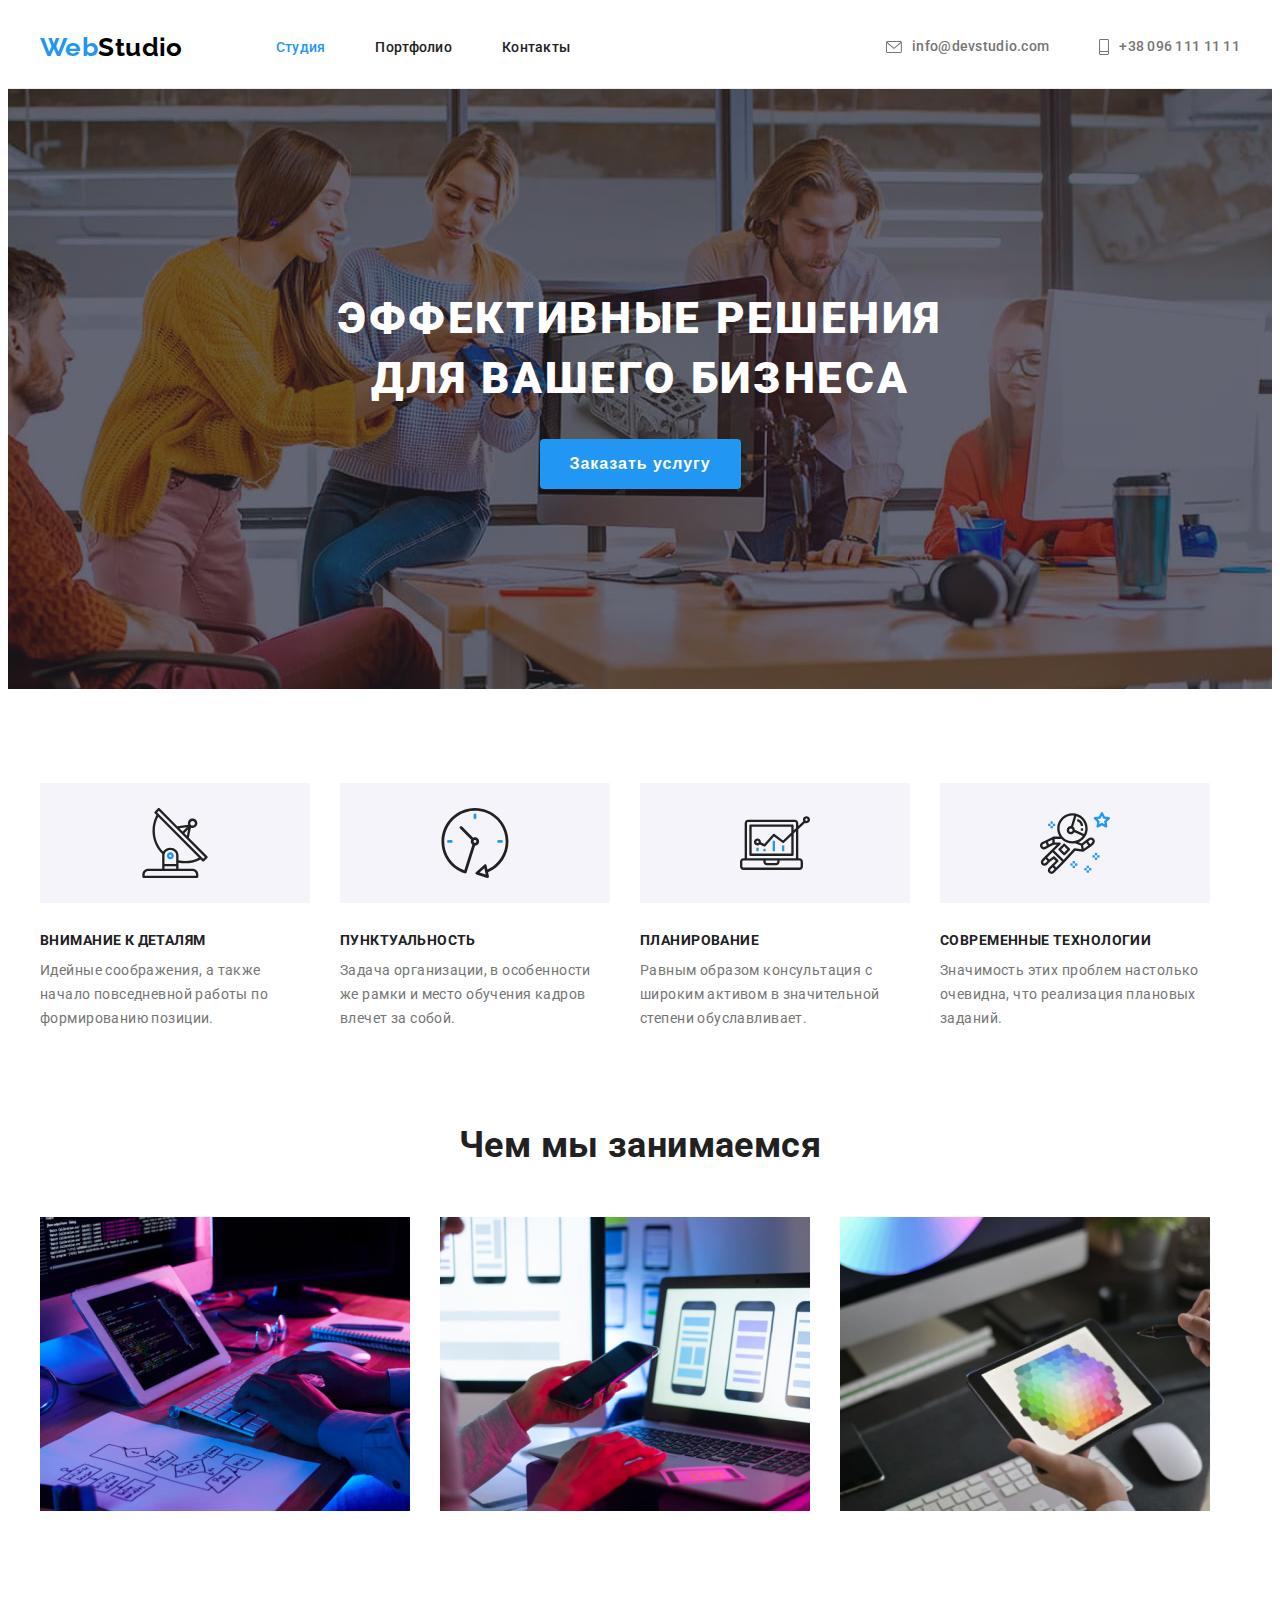
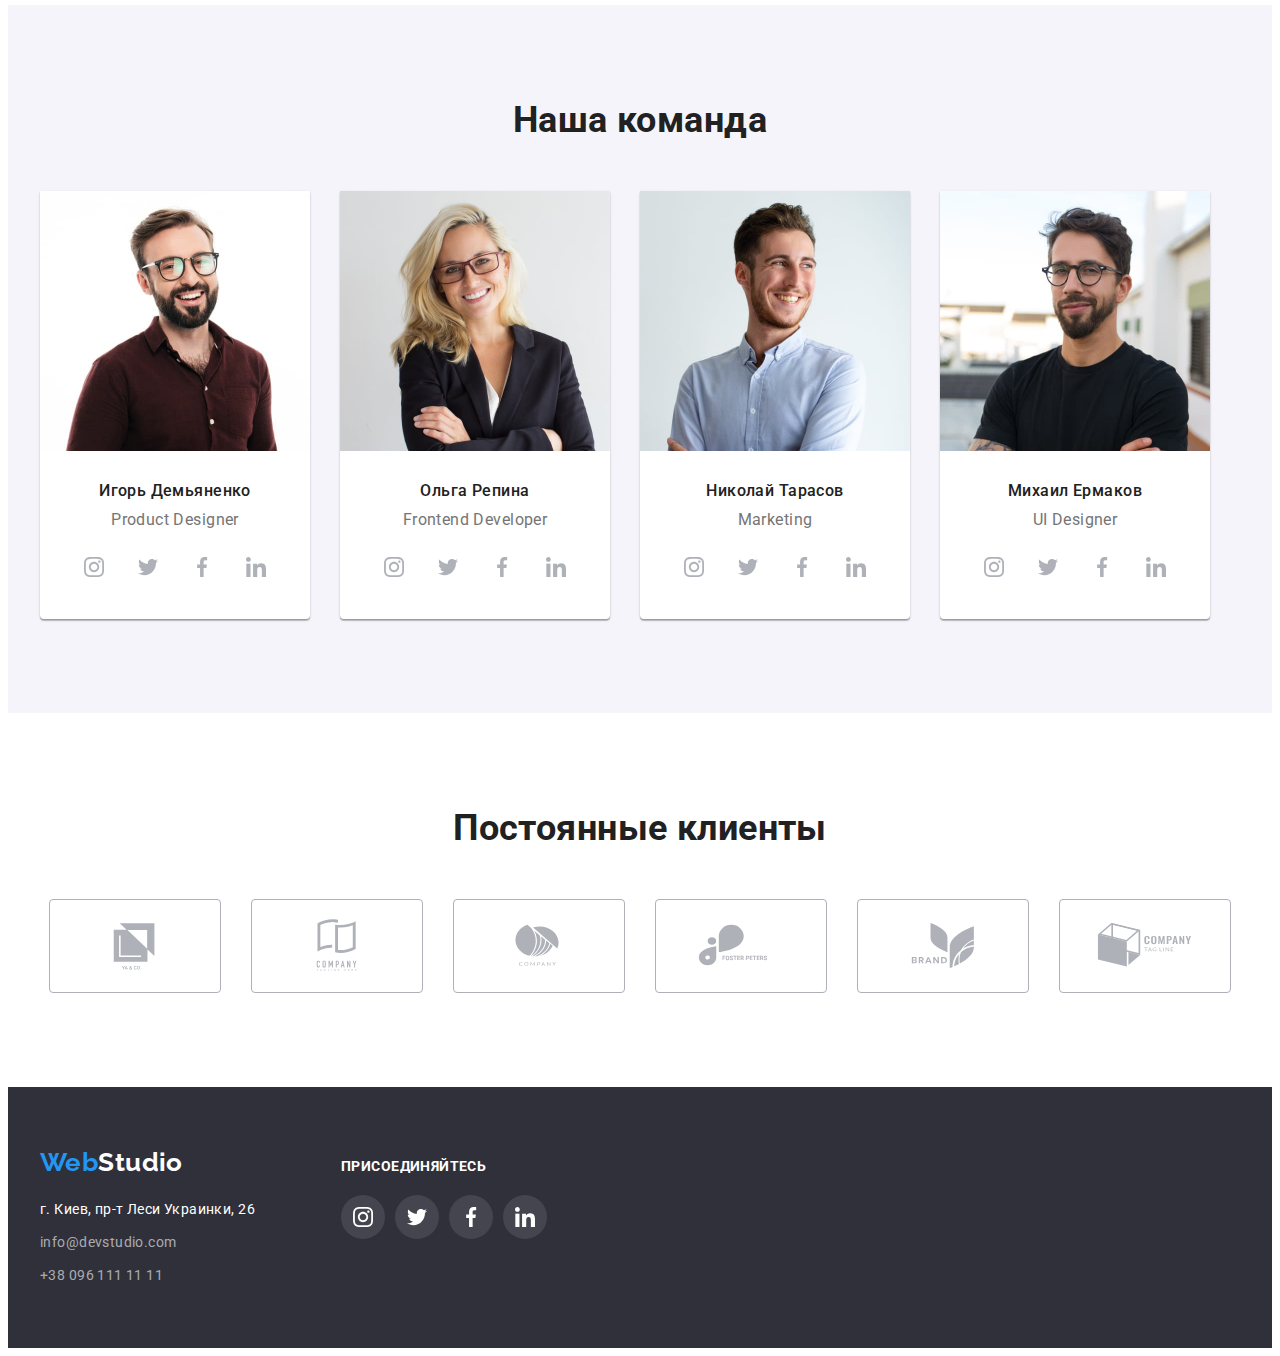
<file: index.html>
<!DOCTYPE html>
<html lang="ru">
  <head>
    <meta charset="UTF-8" />
    <meta http-equiv="X-UA-Compatible" content="IE=edge" />
    <meta name="viewport" content="width=device-width, initial-scale=1.0" />
    <link
      rel="stylesheet"
      href="https://cdnjs.cloudflare.com/ajax/libs/modern-normalize/1.1.0/modern-normalize.min.css"
      integrity="sha512-wpPYUAdjBVSE4KJnH1VR1HeZfpl1ub8YT/NKx4PuQ5NmX2tKuGu6U/JRp5y+Y8XG2tV+wKQpNHVUX03MfMFn9Q=="
      crossorigin="anonymous"
      referrerpolicy="no-referrer"
    />
    <link rel="stylesheet" href="./css/style.css" />
    <link rel="preconnect" href="https://fonts.googleapis.com" />
    <link rel="preconnect" href="https://fonts.gstatic.com" crossorigin />
    <link
      href="https://fonts.googleapis.com/css2?family=Raleway:wght@700&family=Roboto:wght@400;500;700;900&display=swap"
      rel="stylesheet"
    />
    <title>Document</title>
  </head>
  <body>
    <!-- HEADER -->
    <header class="header">
      <div class="header-block container">
        <nav class="site-nav">
          <a href="index.html" lang="en" class="logo header-logo link"
            ><span class="logo-span">Web</span>Studio</a
          >
          <ul class="menu-list list">
            <li class="menu-item">
              <a href="./index.html" class="link menu-link current-page">Студия</a>
            </li>
            <li class="menu-item">
              <a href="./portfolio.html" class="link menu-link">Портфолио</a>
            </li>
            <li class="menu-item"><a href="" class="link menu-link">Контакты</a></li>
          </ul>
        </nav>
        <ul class="contacts list">
          <li class="contacts-item">
            <a href="mailto:info@devstudio.com" class="contacts-link link">
              <svg class="contacts-icon" width="16" height="12">
                <use href="./images/icons.svg#icon-mail"></use></svg
              >info@devstudio.com</a
            >
          </li>
          <li class="contacts-item">
            <a href="phone:+380961111111" class="contacts-link link">
              <svg class="contacts-icon" width="10" height="16">
                <use href="./images/icons.svg#icon-phone"></use></svg
              >+38 096 111 11 11</a
            >
          </li>
        </ul>
      </div>
    </header>
    <main>
      <!-- HERO -->
      <section class="hero section">
        <div class="container">
          <h1 class="hero-title">Эффективные решения для вашего бизнеса</h1>
          <button type="button" class="button main-button">Заказать услугу</button>
        </div>
      </section>

      <!-- ADVANTAGES -->
      <section class="advantages section">
        <div class="container">
          <h2 class="visually-hidden">Сильные стороны</h2>
          <ul class="advantages-list list">
            <li class="advantages-item">
              <div class="advantages-icon-box">
                <svg class="advantages-icon" width="70" height="70">
                  <use href="./images/icons.svg#icon-adv-antenna"></use>
                </svg>
              </div>
              <h3 class="advantages-title">Внимание к деталям</h3>
              <p class="advantages-text">
                Идейные соображения, а также начало повседневной работы по формированию позиции.
              </p>
            </li>
            <li class="advantages-item">
              <div class="advantages-icon-box">
                <svg class="advantages-icon" width="70" height="70">
                  <use href="./images/icons.svg#icon-adv-clock"></use>
                </svg>
              </div>
              <h3 class="advantages-title">Пунктуальность</h3>
              <p class="advantages-text">
                Задача организации, в особенности же рамки и место обучения кадров влечет за собой.
              </p>
            </li>
            <li class="advantages-item">
              <div class="advantages-icon-box">
                <svg class="advantages-icon" width="70" height="70">
                  <use href="./images/icons.svg#icon-adv-diagram"></use>
                </svg>
              </div>
              <h3 class="advantages-title">Планирование</h3>
              <p class="advantages-text">
                Равным образом консультация с широким активом в значительной степени обуславливает.
              </p>
            </li>
            <li class="advantages-item">
              <div class="advantages-icon-box">
                <svg class="advantages-icon" width="70" height="70">
                  <use href="./images/icons.svg#icon-adv-astronaut"></use>
                </svg>
              </div>
              <h3 class="advantages-title">Современные технологии</h3>
              <p class="advantages-text">
                Значимость этих проблем настолько очевидна, что реализация плановых заданий.
              </p>
            </li>
          </ul>
        </div>
      </section>

      <!-- SPECIALIZATION -->
      <section class="specialization section">
        <div class="container">
          <h2 class="section-title">Чем мы занимаемся</h2>
          <ul class="specialization-list list">
            <li class="specialization-item">
              <img src="./images/specialization/programming.jpg" alt="написание кода" width="370" />
            </li>
            <li class="specialization-item">
              <img
                src="./images/specialization/interface_development.jpg"
                alt="разработка интерфейса"
                width="370"
              />
            </li>
            <li class="specialization-item">
              <img src="./images/specialization/design.jpg" alt="создание дизайна" width="370" />
            </li>
          </ul>
        </div>
      </section>

      <!-- TEAM -->
      <section class="team section">
        <div class="container">
          <h2 class="section-title">Наша команда</h2>

          <ul class="team-list list">
            <li class="team-list-item">
              <img
                src="./images/team/team_card_1.jpg"
                alt="фото члена команды"
                width="270"
                height="260"
              />
              <div class="team-list-item-content">
                <h3 class="team-name">Игорь Демьяненко</h3>
                <p lang="en" class="profession">Product Designer</p>
                <ul class="social-list list">
                  <li class="social-list-item">
                    <a href="" class="social-list-link">
                      <svg class="social-list-icon" width="20" height="20">
                        <use href="./images/icons.svg#icon-instagram"></use>
                      </svg>
                    </a>
                  </li>
                  <li class="social-list-item">
                    <a href="" class="social-list-link">
                      <svg class="social-list-icon" width="20" height="20">
                        <use href="./images/icons.svg#icon-twitter"></use>
                      </svg>
                    </a>
                  </li>
                  <li class="social-list-item">
                    <a href="" class="social-list-link">
                      <svg class="social-list-icon" width="20" height="20">
                        <use href="./images/icons.svg#icon-facebook"></use>
                      </svg>
                    </a>
                  </li>
                  <li class="social-list-item">
                    <a href="" class="social-list-link">
                      <svg class="social-list-icon" width="20" height="20">
                        <use href="./images/icons.svg#icon-linkedin"></use>
                      </svg>
                    </a>
                  </li>
                </ul>
              </div>
            </li>
            <li class="team-list-item">
              <img
                src="./images/team/team_card_2.jpg"
                alt="фото члена команды"
                width="270"
                height="260"
              />
              <div class="team-list-item-content">
                <h3 class="team-name">Ольга Репина</h3>
                <p lang="en" class="profession">Frontend Developer</p>
                <ul class="social-list list">
                  <li class="social-list-item">
                    <a href="" class="social-list-link">
                      <svg class="social-list-icon" width="20" height="20">
                        <use href="./images/icons.svg#icon-instagram"></use>
                      </svg>
                    </a>
                  </li>
                  <li class="social-list-item">
                    <a href="" class="social-list-link">
                      <svg class="social-list-icon" width="20" height="20">
                        <use href="./images/icons.svg#icon-twitter"></use>
                      </svg>
                    </a>
                  </li>
                  <li class="social-list-item">
                    <a href="" class="social-list-link">
                      <svg class="social-list-icon" width="20" height="20">
                        <use href="./images/icons.svg#icon-facebook"></use>
                      </svg>
                    </a>
                  </li>
                  <li class="social-list-item">
                    <a href="" class="social-list-link">
                      <svg class="social-list-icon" width="20" height="20">
                        <use href="./images/icons.svg#icon-linkedin"></use>
                      </svg>
                    </a>
                  </li>
                </ul>
              </div>
            </li>

            <li class="team-list-item">
              <img
                src="./images/team/team_card_3.jpg"
                alt="фото члена команды"
                width="270"
                height="260"
              />
              <div class="team-list-item-content">
                <h3 class="team-name">Николай Тарасов</h3>
                <p lang="en" class="profession">Marketing</p>
                <ul class="social-list list">
                  <li class="social-list-item">
                    <a href="" class="social-list-link">
                      <svg class="social-list-icon" width="20" height="20">
                        <use href="./images/icons.svg#icon-instagram"></use>
                      </svg>
                    </a>
                  </li>
                  <li class="social-list-item">
                    <a href="" class="social-list-link">
                      <svg class="social-list-icon" width="20" height="20">
                        <use href="./images/icons.svg#icon-twitter"></use>
                      </svg>
                    </a>
                  </li>
                  <li class="social-list-item">
                    <a href="" class="social-list-link">
                      <svg class="social-list-icon" width="20" height="20">
                        <use href="./images/icons.svg#icon-facebook"></use>
                      </svg>
                    </a>
                  </li>
                  <li class="social-list-item">
                    <a href="" class="social-list-link">
                      <svg class="social-list-icon" width="20" height="20">
                        <use href="./images/icons.svg#icon-linkedin"></use>
                      </svg>
                    </a>
                  </li>
                </ul>
              </div>
            </li>

            <li class="team-list-item">
              <img
                src="./images/team/team_card_4.jpg"
                alt="фото члена команды"
                width="270"
                height="260"
              />
              <div class="team-list-item-content">
                <h3 class="team-name">Михаил Ермаков</h3>
                <p lang="en" class="profession">UI Designer</p>
                <ul class="social-list list">
                  <li class="social-list-item">
                    <a href="" class="social-list-link">
                      <svg class="social-list-icon" width="20" height="20">
                        <use href="./images/icons.svg#icon-instagram"></use>
                      </svg>
                    </a>
                  </li>
                  <li class="social-list-item">
                    <a href="" class="social-list-link">
                      <svg class="social-list-icon" width="20" height="20">
                        <use href="./images/icons.svg#icon-twitter"></use>
                      </svg>
                    </a>
                  </li>
                  <li class="social-list-item">
                    <a href="" class="social-list-link">
                      <svg class="social-list-icon" width="20" height="20">
                        <use href="./images/icons.svg#icon-facebook"></use>
                      </svg>
                    </a>
                  </li>
                  <li class="social-list-item">
                    <a href="" class="social-list-link">
                      <svg class="social-list-icon" width="20" height="20">
                        <use href="./images/icons.svg#icon-linkedin"></use>
                      </svg>
                    </a>
                  </li>
                </ul>
              </div>
            </li>
          </ul>
        </div>
      </section>

      <!-- CLIENTS -->
      <section class="section">
        <div class="container">
          <h2 class="section-title">Постоянные клиенты</h2>
          <ul class="clients-list list">
            <li class="clients-list-item">
              <a href="" class="clients-list-link">
                <svg class="clients-list-icon" width="106" height="60">
                  <use href="./images/icons.svg#icon-client-1"></use>
                </svg>
              </a>
            </li>
            <li class="clients-list-item">
              <a href="" class="clients-list-link">
                <svg class="clients-list-icon" width="106" height="60">
                  <use href="./images/icons.svg#icon-client-2"></use>
                </svg>
              </a>
            </li>
            <li class="clients-list-item">
              <a href="" class="clients-list-link">
                <svg class="clients-list-icon" width="106" height="60">
                  <use href="./images/icons.svg#icon-client-3"></use>
                </svg>
              </a>
            </li>
            <li class="clients-list-item">
              <a href="" class="clients-list-link">
                <svg class="clients-list-icon" width="106" height="60">
                  <use href="./images/icons.svg#icon-client-4"></use>
                </svg>
              </a>
            </li>
            <li class="clients-list-item">
              <a href="" class="clients-list-link">
                <svg class="clients-list-icon" width="106" height="60">
                  <use href="./images/icons.svg#icon-client-5"></use>
                </svg>
              </a>
            </li>
            <li class="clients-list-item">
              <a href="" class="clients-list-link">
                <svg class="clients-list-icon" width="106" height="60">
                  <use href="./images/icons.svg#icon-client-6"></use>
                </svg>
              </a>
            </li>
          </ul>
        </div>
      </section>
    </main>

    <!-- FOOTER -->
    <footer class="footer">
      <div class="footer-box container">
        <div class="footer-left-side">
          <a href="index.html" lang="en" class="logo footer-logo link"
            ><span class="logo-span">Web</span>Studio</a
          >
          <address class="address">
            <ul class="footer-list list">
              <li class="footer-list-item">
                <a href="https://goo.gl/maps/xRahoCyA1dQJk9eN6" class="footer-link link"
                  >г. Киев, пр-т Леси Украинки, 26</a
                >
              </li>
              <li class="footer-list-item">
                <a href="mailto:info@devstudio.com" class="footer-contact-link link"
                  >info@devstudio.com</a
                >
              </li>
              <li class="footer-list-item">
                <a href="phone:+380961111111" class="footer-contact-link link">+38 096 111 11 11</a>
              </li>
            </ul>
          </address>
        </div>
        <div class="footer-right-side">
          <p>Присоединяйтесь</p>
          <ul class="footer-social-list list">
            <li class="footer-social-list-item">
              <a href="" class="footer-social-link">
                <svg class="footer-social-icon" width="20" height="20">
                  <use href="./images/icons.svg#icon-instagram"></use>
                </svg>
              </a>
            </li>
            <li class="footer-social-list-item">
              <a href="" class="footer-social-link">
                <svg class="footer-social-icon" width="20" height="20">
                  <use href="./images/icons.svg#icon-twitter"></use>
                </svg>
              </a>
            </li>
            <li class="footer-social-list-item">
              <a href="" class="footer-social-link">
                <svg class="footer-social-icon" width="20" height="20">
                  <use href="./images/icons.svg#icon-facebook"></use>
                </svg>
              </a>
            </li>
            <li class="footer-social-list-item">
              <a href="" class="footer-social-link">
                <svg class="footer-social-icon" width="20" height="20">
                  <use href="./images/icons.svg#icon-linkedin"></use>
                </svg>
              </a>
            </li>
          </ul>
        </div>
      </div>
    </footer>
  </body>
</html>
</file>
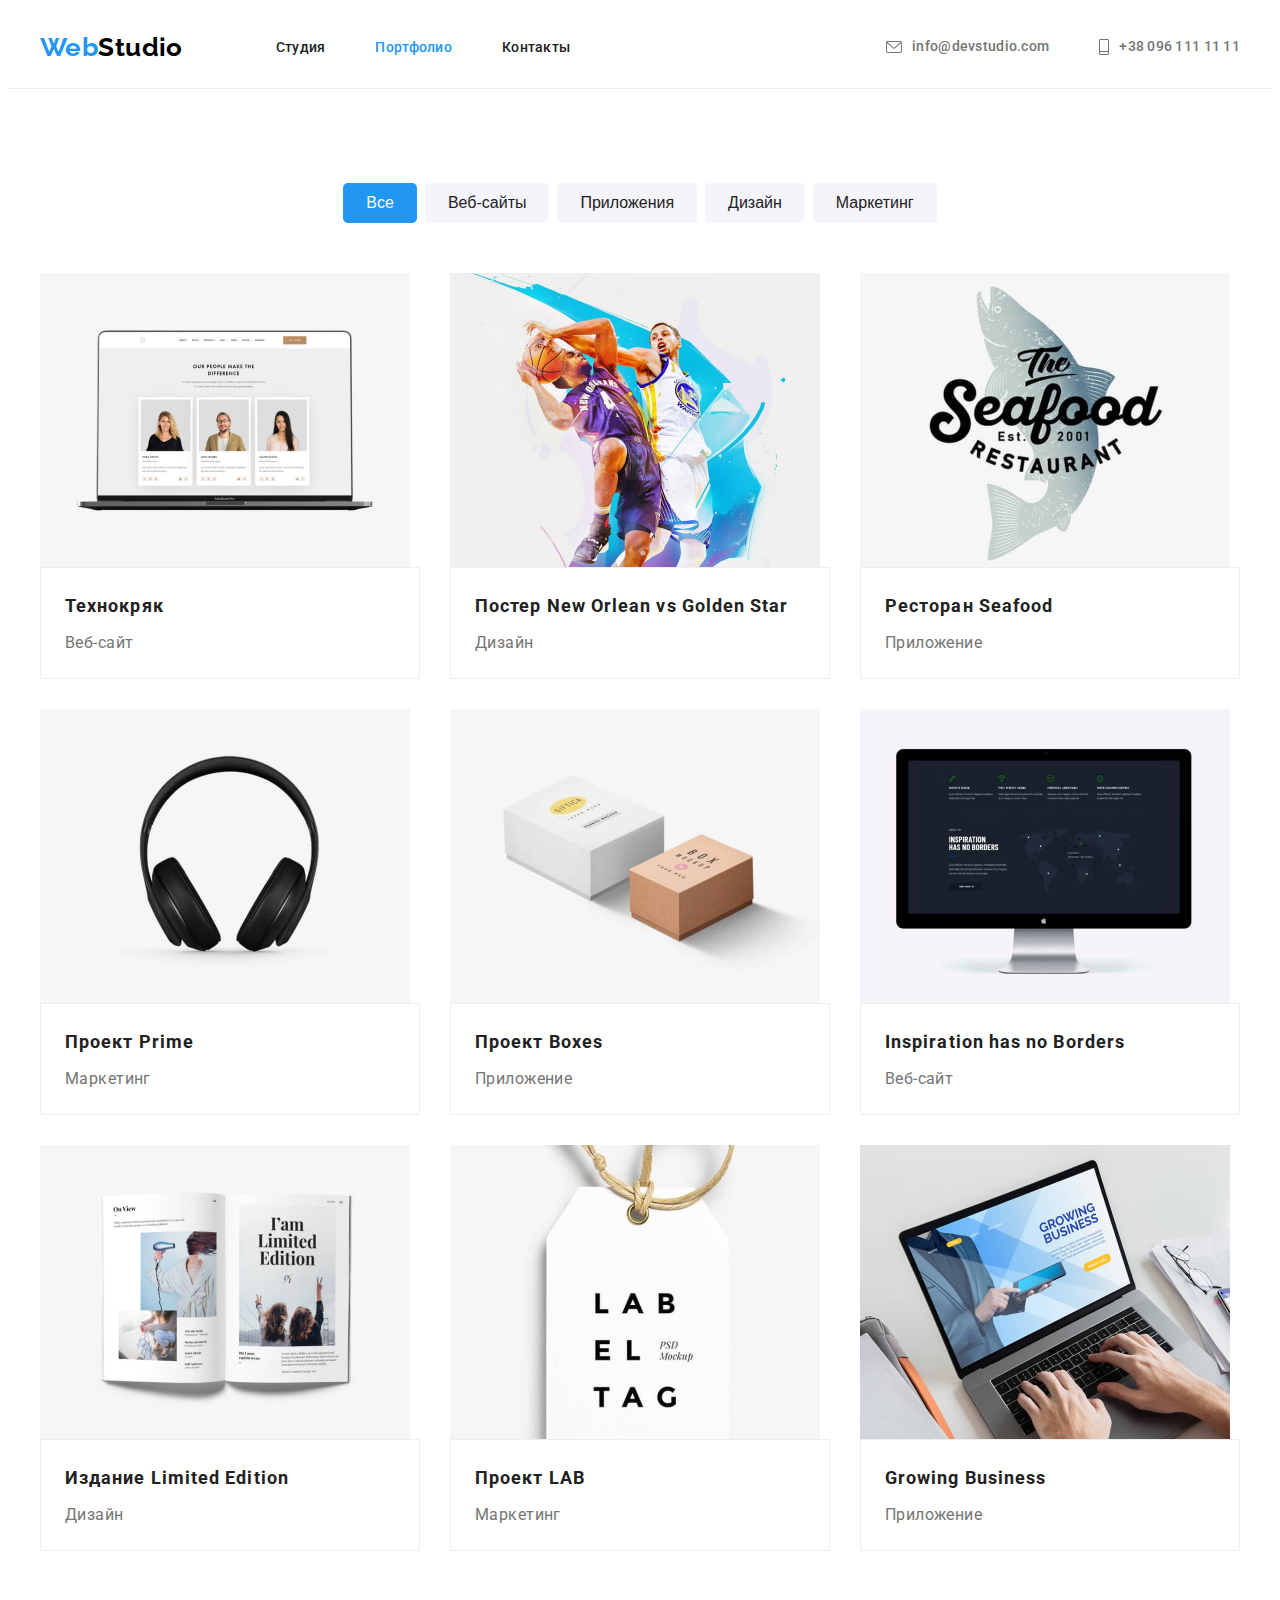
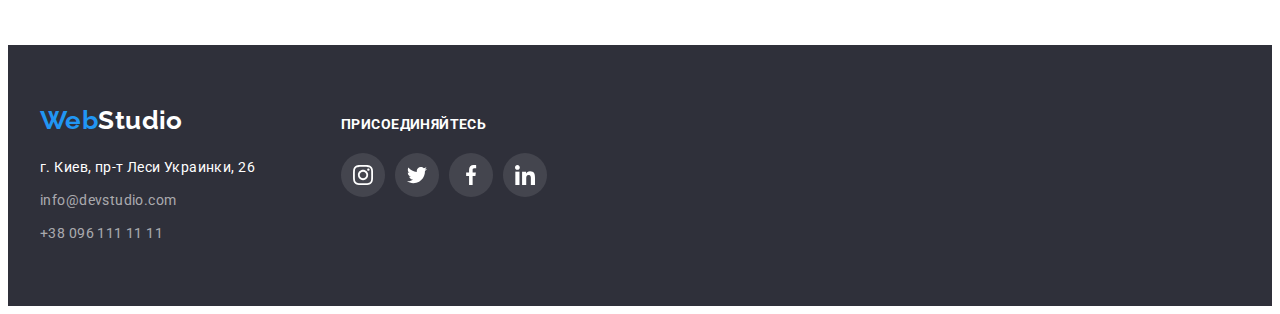
<file: portfolio.html>
<!DOCTYPE html>
<html lang="ru">
  <head>
    <meta charset="UTF-8" />
    <meta http-equiv="X-UA-Compatible" content="IE=edge" />
    <meta name="viewport" content="width=device-width, initial-scale=1.0" />
    <link
      rel="stylesheet"
      href="https://cdnjs.cloudflare.com/ajax/libs/modern-normalize/1.1.0/modern-normalize.min.css"
      integrity="sha512-wpPYUAdjBVSE4KJnH1VR1HeZfpl1ub8YT/NKx4PuQ5NmX2tKuGu6U/JRp5y+Y8XG2tV+wKQpNHVUX03MfMFn9Q=="
      crossorigin="anonymous"
      referrerpolicy="no-referrer"
    />
    <link rel="stylesheet" href="./css/style.css" />
    <link rel="preconnect" href="https://fonts.googleapis.com" />
    <link rel="preconnect" href="https://fonts.gstatic.com" crossorigin />
    <link
      href="https://fonts.googleapis.com/css2?family=Raleway:wght@700&family=Roboto:wght@400;500;700;900&display=swap"
      rel="stylesheet"
    />
    <title>Document</title>
  </head>
  <body>
    <!-- HEADER -->
    <header class="header">
      <div class="header-block container">
        <nav class="site-nav">
          <a href="index.html" lang="en" class="logo header-logo link"
            ><span class="logo-span">Web</span>Studio</a
          >
          <ul class="menu-list list">
            <li class="menu-item">
              <a href="./index.html" class="link menu-link">Студия</a>
            </li>
            <li class="menu-item">
              <a href="./portfolio.html" class="link menu-link current-page">Портфолио</a>
            </li>
            <li class="menu-item"><a href="" class="link menu-link">Контакты</a></li>
          </ul>
        </nav>
        <ul class="contacts list">
          <li class="contacts-item">
            <a href="mailto:info@devstudio.com" class="contacts-link link">
              <svg class="contacts-icon" width="16" height="12">
                <use href="./images/icons.svg#icon-mail"></use></svg
              >info@devstudio.com</a
            >
          </li>
          <li class="contacts-item">
            <a href="phone:+380961111111" class="contacts-link link">
              <svg class="contacts-icon" width="10" height="16">
                <use href="./images/icons.svg#icon-phone"></use></svg
              >+38 096 111 11 11</a
            >
          </li>
        </ul>
      </div>
    </header>
    <main>
      <!-- PORTFOLIO -->
      <section class="section portfolio-section">
        <div class="container">
          <h1 class="visually-hidden">Наши работы</h1>

          <!-- filters list -->
          <ul class="filters list">
            <li class="filters-item">
              <button type="button" class="button filters-button current-filter">Все</button>
            </li>
            <li class="filters-item">
              <button type="button" class="button filters-button">Веб-сайты</button>
            </li>
            <li class="filters-item">
              <button type="button" class="button filters-button">Приложения</button>
            </li>
            <li class="filters-item">
              <button type="button" class="button filters-button">Дизайн</button>
            </li>
            <li class="filters-item">
              <button type="button" class="button filters-button">Маркетинг</button>
            </li>
          </ul>

          <!-- portfolio list -->
          <ul class="portfolio list">
            <li class="portfolio-item">
              <a href="" class="portfolio-link link">
                <img
                  src="./images/portfolio-projects/project_1.jpg"
                  alt="website"
                  width="370"
                  height="294"
                />
                <div class="portfolio-card-content">
                  <h2 class="portfolio-title">Технокряк</h2>
                  <p class="portfolio-text">Веб-сайт</p>
                </div>
              </a>
            </li>

            <li class="portfolio-item">
              <a href="" class="portfolio-link link">
                <img
                  src="./images/portfolio-projects/project_2.jpg"
                  alt="basketball"
                  width="370"
                  height="294"
                />
                <div class="portfolio-card-content">
                  <h2 lang="en" class="portfolio-title">Постер New Orlean vs Golden Star</h2>
                  <p class="portfolio-text">Дизайн</p>
                </div>
              </a>
            </li>

            <li class="portfolio-item">
              <a href="" class="portfolio-link link">
                <img
                  src="./images/portfolio-projects/project_3.jpg"
                  alt="restaurant logo"
                  width="370"
                  height="294"
                />
                <div class="portfolio-card-content">
                  <h2 lang="en" class="portfolio-title">Ресторан Seafood</h2>
                  <p class="portfolio-text">Приложение</p>
                </div>
              </a>
            </li>

            <li class="portfolio-item">
              <a href="" class="portfolio-link link">
                <img
                  src="./images/portfolio-projects/project_4.jpg"
                  alt="headphones"
                  width="370"
                  height="294"
                />
                <div class="portfolio-card-content">
                  <h2 lang="en" class="portfolio-title">Проект Prime</h2>
                  <p class="portfolio-text">Маркетинг</p>
                </div>
              </a>
            </li>

            <li class="portfolio-item">
              <a href="" class="portfolio-link link">
                <img
                  src="./images/portfolio-projects/project_5.jpg"
                  alt="Boxes"
                  width="370"
                  height="294"
                />
                <div class="portfolio-card-content">
                  <h2 lang="en" class="portfolio-title">Проект Boxes</h2>
                  <p class="portfolio-text">Приложение</p>
                </div>
              </a>
            </li>

            <li class="portfolio-item">
              <a href="" class="portfolio-link link">
                <img
                  src="./images/portfolio-projects/project_6.jpg"
                  alt="Computer'display"
                  width="370"
                  height="294"
                />
                <div class="portfolio-card-content">
                  <h2 lang="en" class="portfolio-title">Inspiration has no Borders</h2>
                  <p class="portfolio-text">Веб-сайт</p>
                </div>
              </a>
            </li>

            <li class="portfolio-item">
              <a href="" class="portfolio-link link">
                <img
                  src="./images/portfolio-projects/project_7.jpg"
                  alt="газета"
                  width="370"
                  height="294"
                />
                <div class="portfolio-card-content">
                  <h2 lang="en" class="portfolio-title">Издание Limited Edition</h2>
                  <p class="portfolio-text">Дизайн</p>
                </div>
              </a>
            </li>

            <li class="portfolio-item">
              <a href="" class="portfolio-link link">
                <img
                  src="./images/portfolio-projects/project_8.jpg"
                  alt="ярлык"
                  width="370"
                  height="294"
                />
                <div class="portfolio-card-content">
                  <h2 lang="en" class="portfolio-title">Проект LAB</h2>
                  <p class="portfolio-text">Маркетинг</p>
                </div>
              </a>
            </li>

            <li class="portfolio-item">
              <a href="" class="portfolio-link link">
                <img
                  src="./images/portfolio-projects/project_9.jpg"
                  alt="Работающий за компьютером"
                  width="370"
                  height="294"
                />
                <div class="portfolio-card-content">
                  <h2 lang="en" class="portfolio-title">Growing Business</h2>
                  <p class="portfolio-text">Приложение</p>
                </div>
              </a>
            </li>
          </ul>
        </div>
      </section>
    </main>

    <!-- FOOTER -->
    <footer class="footer">
      <div class="footer-box container">
        <div class="footer-left-side">
          <a href="index.html" lang="en" class="logo footer-logo link"
            ><span class="logo-span">Web</span>Studio</a
          >
          <address class="address">
            <ul class="footer-list list">
              <li class="footer-list-item">
                <a href="https://goo.gl/maps/xRahoCyA1dQJk9eN6" class="footer-link link"
                  >г. Киев, пр-т Леси Украинки, 26</a
                >
              </li>
              <li class="footer-list-item">
                <a href="mailto:info@devstudio.com" class="footer-contact-link link"
                  >info@devstudio.com</a
                >
              </li>
              <li class="footer-list-item">
                <a href="phone:+380961111111" class="footer-contact-link link">+38 096 111 11 11</a>
              </li>
            </ul>
          </address>
        </div>
        <div class="footer-right-side">
          <p>Присоединяйтесь</p>
          <ul class="footer-social-list list">
            <li class="footer-social-list-item">
              <a href="" class="footer-social-link">
                <svg class="footer-social-icon" width="20" height="20">
                  <use href="./images/icons.svg#icon-instagram"></use>
                </svg>
              </a>
            </li>
            <li class="footer-social-list-item">
              <a href="" class="footer-social-link">
                <svg class="footer-social-icon" width="20" height="20">
                  <use href="./images/icons.svg#icon-twitter"></use>
                </svg>
              </a>
            </li>
            <li class="footer-social-list-item">
              <a href="" class="footer-social-link">
                <svg class="footer-social-icon" width="20" height="20">
                  <use href="./images/icons.svg#icon-facebook"></use>
                </svg>
              </a>
            </li>
            <li class="footer-social-list-item">
              <a href="" class="footer-social-link">
                <svg class="footer-social-icon" width="20" height="20">
                  <use href="./images/icons.svg#icon-linkedin"></use>
                </svg>
              </a>
            </li>
          </ul>
        </div>
      </div>
    </footer>
  </body>
</html>
</file>
<file: css/style.css>
:root {
  --primary-text-color: #212121;
  --secondary-text-color: #757575;
  --accent-color: #2196f3;
  --button-hover-color: #188ce8;
  --main-light-color: #ffffff;
  --main-dark-color: #000000;
  --footer-bg-color: #2f303a;
  --section-bg-color: #f5f4fa;
  --portfolio-gap: 30px;
  --icons-color: #afb1b8;
}

h1,
h2,
h3,
h4,
p {
  margin-top: 0;
  margin-bottom: 0;
}

ul,
ol {
  margin-top: 0;
  margin-bottom: 0;
  padding-left: 0;
}

img {
  display: block;
}

.button {
  display: block;
  cursor: pointer;
  border: none;
}

body {
  font-family: 'Roboto', sans-serif;
  font-weight: 400;
  font-size: 14px;
  line-height: 1.71;
  letter-spacing: 0.03em;
}

.visually-hidden {
  position: absolute;
  width: 1px;
  height: 1px;
  margin: -1px;
  border: 0;
  padding: 0;

  white-space: nowrap;
  clip-path: inset(100%);
  clip: rect(0 0 0 0);
  overflow: hidden;
}

.link {
  text-decoration: none;
}

.list {
  list-style: none;
}

.address {
  font-style: normal;
}

.container {
  width: 1200px;
  margin: 0 auto;
  padding: 0 15px;
}

.section {
  padding-top: 94px;
  padding-bottom: 94px;
}

.section-title {
  margin-bottom: 50px;

  font-weight: 700;
  font-size: 36px;
  line-height: 1.17;
  text-align: center;

  color: var(--primary-text-color);
}

.active-page {
  color: var(--accent-color);
}

/* ========= LOGO ========= */

.logo {
  font-family: 'Raleway';
  font-weight: 700;
  font-size: 26px;
  line-height: 1.19;
}

.header-logo {
  color: var(--main-dark-color);
  margin-right: 93px;
}

.footer-logo {
  display: block;
  margin-bottom: 20px;

  color: var(--main-light-color);
}

.logo-span {
  color: var(--accent-color);
}

/* ========= /LOGO ========= */

/* ========= HEADER ========= */
.header {
  padding-top: 24px;
  padding-bottom: 25px;
  border-bottom: 1px solid #ececec;
}

.header-block {
  display: flex;
  align-items: center;
}

.site-nav {
  display: flex;
  align-items: center;
}

.menu-list {
  display: flex;
}

.menu-item:not(:last-child) {
  margin-right: 50px;
}

.menu-link {
  font-weight: 500;
  line-height: 1.14;
  letter-spacing: 0.02em;

  color: #212121;
}

.menu-link:hover,
.menu-link:focus {
  color: var(--accent-color);
}

.current-page {
  color: var(--accent-color);
}

.contacts {
  display: flex;
  margin-left: auto;
}

.contacts-item:not(:last-child) {
  margin-right: 50px;
}

.contacts-link {
  display: flex;
  align-items: center;
  gap: 10px;

  font-weight: 500;
  line-height: 1.14;
  letter-spacing: 0.02em;

  color: var(--secondary-text-color);
}

.contacts-link:hover,
.contacts-link:focus {
  color: var(--accent-color);
}

.contacts-icon {
  fill: currentColor;
}

/* ========= HEADER ========= */

/* ========= HERO ========= */
.hero {
  background-image: linear-gradient(to right, rgba(47, 48, 58, 0.4), rgba(47, 48, 58, 0.4)),
    url(../images/hero/bg.jpg);
  background-size: cover;
  background-position: center;
  background-repeat: no-repeat;
  background-color: #c4c4c4;

  padding-top: 200px;
  padding-bottom: 200px;
  max-width: 1600px;
  margin: 0 auto;
}

.hero-title {
  font-weight: 900;
  font-size: 44px;
  line-height: 1.36;
  text-align: center;
  letter-spacing: 0.06em;
  text-transform: uppercase;

  color: var(--main-light-color);

  max-width: 700px;
  margin-left: auto;
  margin-right: auto;
  margin-bottom: 30px;
}

.main-button {
  margin-left: auto;
  margin-right: auto;

  padding-top: 10px;
  padding-bottom: 10px;
  padding-left: 30px;
  padding-right: 30px;

  min-width: 152px;

  box-shadow: 0px 4px 4px rgba(0, 0, 0, 0.15);
  border-radius: 4px;
  background-color: var(--accent-color);
  color: var(--main-light-color);

  font-weight: 700;
  font-size: 16px;
  line-height: 1.88;
  letter-spacing: 0.06em;
  text-align: center;

  border-radius: 4px;
}

.button:hover,
.button:focus {
  background-color: var(--button-hover-color);
}
/* ========= /HERO ========= */

/* ========= ADVANTAGES ========= */
.advantages-list {
  display: flex;
  flex-wrap: wrap;
}

.advantages-item {
  flex-basis: 270px;
}

.advantages-item:not(:nth-child(4n)) {
  margin-right: 30px;
}

.advantages-item:not(:nth-last-child(-n + 4)) {
  margin-bottom: 30px;
}

.advantages-icon-box {
  display: flex;
  justify-content: center;
  align-items: center;

  background-color: #f5f4fa;

  height: 120px;
  margin-bottom: 30px;
}

.advantages-icon {
  fill: #212121;
}

.advantages-title {
  margin-bottom: 10px;

  font-size: 14px;
  font-weight: 700;
  line-height: 1.14;
  text-transform: uppercase;

  color: var(--primary-text-color);
}

.advantages-text {
  color: var(--secondary-text-color);
}
/* ========= /ADVANTAGES ========= */

/* ========= SPECIALIZATION ========= */
.specialization {
  padding-top: 0;
}

.specialization-list {
  display: flex;
  justify-content: space-between;
}

.specialization-item {
  margin-right: 30px;
}

/* ========= /SPECIALIZATION ========= */

/* ========= TEAM ========= */
.team {
  background-color: var(--section-bg-color);
}

.team-list {
  display: flex;
  gap: 30px;
}

.team-list-item {
  background-color: var(--main-light-color);
  box-shadow: 0px 1px 3px rgba(0, 0, 0, 0.12), 0px 1px 1px rgba(0, 0, 0, 0.14),
    0px 2px 1px rgba(0, 0, 0, 0.2);
  border-radius: 0px 0px 4px 4px;
}

.team-list-item-content {
  padding-top: 30px;
  padding-bottom: 30px;
  padding-left: auto;
  padding-right: auto;
}

.team-name {
  margin-bottom: 10px;

  font-weight: 500;
  font-size: 16px;
  line-height: 1.19;
  text-align: center;

  color: var(--primary-text-color);
}

.profession {
  margin-bottom: 16px;

  font-size: 16px;
  line-height: 1.19;
  text-align: center;

  color: var(--secondary-text-color);
}

.social-list {
  display: flex;
  justify-content: center;
  gap: 10px;
}

.social-list-link {
  display: flex;
  justify-content: center;
  align-items: center;

  width: 44px;
  height: 44px;
  border-radius: 50%;
  background-color: var(--main-light-color);
}

.social-list-link:hover,
.social-list-link:focus {
  background-color: var(--accent-color);
}

.social-list-icon {
  fill: var(--icons-color);
}

.social-list-link:hover .social-list-icon,
.social-list-link:focus .social-list-icon {
  fill: var(--main-light-color);
}

/* ========= /TEAM ========= */

/* ========= CLIENTS ========= */
.clients-list {
  display: flex;
  justify-content: center;
  flex-wrap: wrap;
  gap: 30px;
}

.clients-list-link {
  display: flex;
  justify-content: center;
  align-items: center;

  width: 170px;
  height: 92px;
  border: var(--icons-color) solid 1px;
  border-radius: 4px;
}

.clients-list-link:hover,
.clients-list-link:focus {
  border: var(--accent-color) solid 1px;
}

.clients-list-icon {
  fill: var(--icons-color);
}

.clients-list-link:hover .clients-list-icon,
.clients-list-link:focus .clients-list-icon {
  fill: var(--accent-color);
}

/* ========= /CLIENTS ========= */

/* ========= FOOTER ========= */
.footer {
  padding-top: 60px;
  padding-bottom: 60px;

  background-color: var(--footer-bg-color);
}

.footer-box {
  display: flex;
  align-items: baseline;
}

.footer-left-side {
  width: 231px;
  margin-right: 70px;
}

.footer-list-item:not(:last-child) {
  margin-bottom: 9px;
}

.footer-link {
  color: var(--main-light-color);
}

.footer-contact-link {
  color: rgba(255, 255, 255, 0.6);
}

.footer-right-side p {
  margin-bottom: 20px;

  font-weight: 700;
  line-height: 1.14;
  text-transform: uppercase;
  color: var(--main-light-color);
}

.footer-social-list {
  display: flex;
}

.footer-social-list-item:not(:last-child) {
  margin-right: 10px;
}

.footer-social-link {
  display: flex;
  justify-content: center;
  align-items: center;

  width: 44px;
  height: 44px;
  border-radius: 50%;

  background-color: rgba(255, 255, 255, 0.1);
}

.footer-social-link:hover,
.footer-social-link:focus {
  background-color: var(--accent-color);
}

.footer-social-icon {
  fill: var(--main-light-color);
}

/* ========= FOOTER ========= */

/* ========= PORTFOLIO ========= */
.filters {
  display: flex;
  justify-content: center;
  margin-bottom: 50px;
}

.filters-item:not(:last-child) {
  margin-right: 8px;
}

.filters-button {
  padding-top: 6px;
  padding-bottom: 6px;
  padding-left: 22px;
  padding-right: 22px;
  border: 1px solid transparent;
  border-radius: 5px;

  font-weight: 500;
  font-size: 16px;
  line-height: 1.62;
  text-align: center;

  color: var(--primary-text-color);
  background-color: var(--section-bg-color);
}

.filters-button:hover,
.filters-button:focus {
  box-shadow: 0px 3px 1px rgba(0, 0, 0, 0.1), 0px 1px 2px rgba(0, 0, 0, 0.08),
    0px 2px 2px rgba(0, 0, 0, 0.12);
  color: var(--main-light-color);
  background-color: var(--accent-color);
}

.current-filter {
  color: var(--main-light-color);
  background-color: var(--accent-color);
}

.portfolio {
  display: flex;
  flex-wrap: wrap;
  margin-right: calc(-1 * var(--portfolio-gap));
  margin-bottom: calc(-1 * var(--portfolio-gap));
}

.portfolio-item {
  flex-basis: calc(100% / 3 - 30px);
  margin-right: var(--portfolio-gap);
  margin-bottom: var(--portfolio-gap);
}
.portfolio-link {
  display: block;
}

.portfolio-link:hover,
.portfolio-link:focus {
  box-shadow: 0px 3px 1px rgba(0, 0, 0, 0.1), 0px 1px 2px rgba(0, 0, 0, 0.08),
    0px 2px 2px rgba(0, 0, 0, 0.12);
}

.portfolio-card-content {
  padding: 20px 24px;

  border: 1px solid #eeeeee;
}

.portfolio-title {
  margin-bottom: 4px;

  font-weight: 700;
  font-size: 18px;
  line-height: 2;
  letter-spacing: 0.06em;

  color: var(--primary-text-color);
}

.portfolio-text {
  font-size: 16px;
  line-height: 1.88;

  color: var(--secondary-text-color);
}

/* ========= /PORTFOLIO ========= */
</file>
